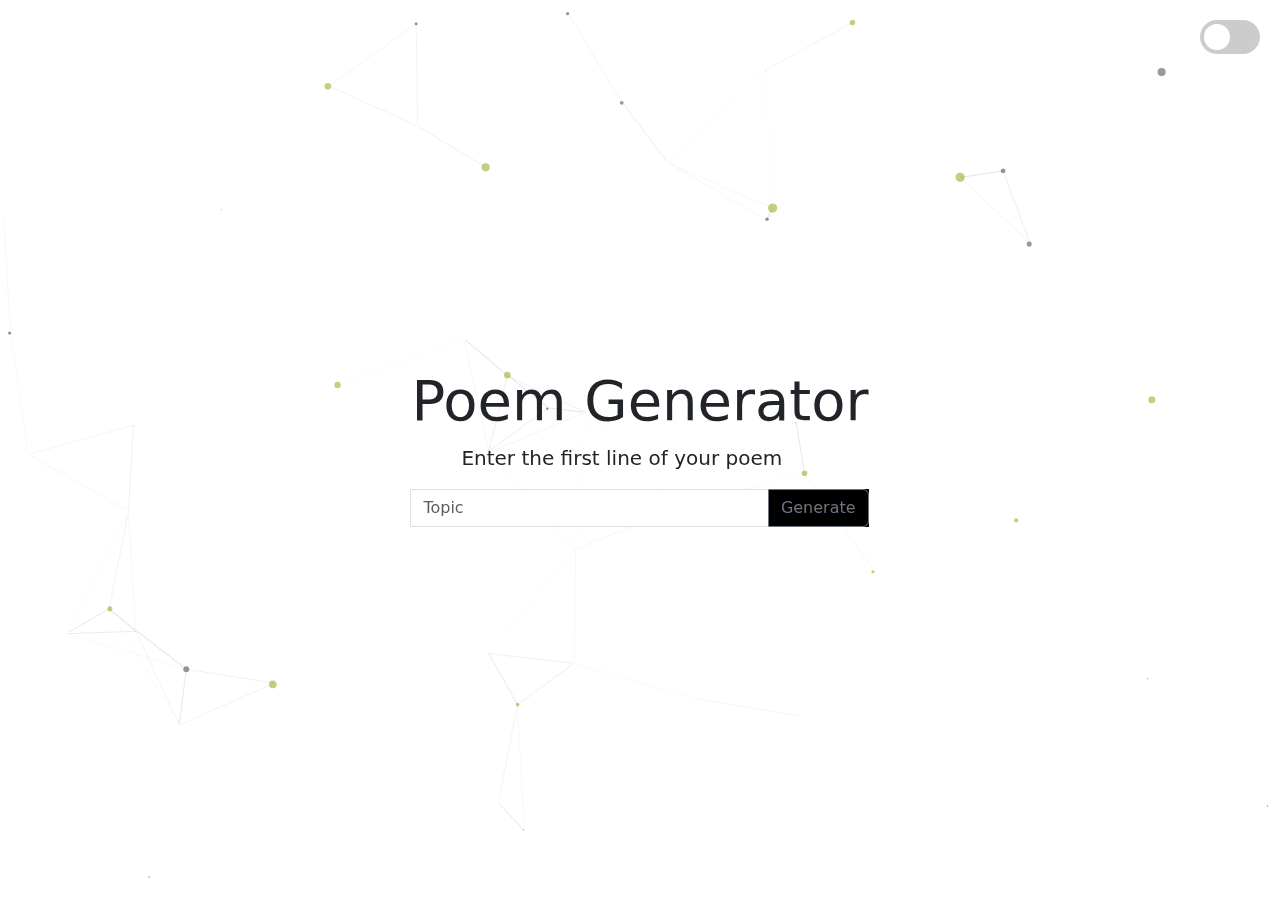
<file: index.html>
<!DOCTYPE html>
<html lang="en">
   
<head>

    <link rel="stylesheet" type="text/css" href="style.css">
    <link rel="stylesheet" href="https://cdn.jsdelivr.net/npm/bootstrap@5.3.0-alpha2/dist/css/bootstrap.min.css">
    <meta charset="UTF-8">
    <meta http-equiv="X-UA-Compatible" content="IE=edge">
    <meta name="viewport" content="width=device-width, initial-scale=1.0">
    <title>Poem Generator</title>
</head>

<body> 
  <div id="particles-js" width="100%" height="100%">
<canvas class="particles-js-canvas-el" width="1583" height="900" style="width: 100%; height: 100%;"></canvas></div>
    <div class="toggle-switch">
        <input type="checkbox" id="dark-mode-toggle">
        <label for="dark-mode-toggle"></label>
      </div>

    

    <div class="poem_gen" id="poem_gen">
      <div class="jumbotron jumbotron-fluid">
        <div class="container">
          <h1 class="display-4">Poem Generator</h1>
          <p class="lead">Enter the first line of your poem</p>
          <div class="input-group mb-3">
            <div class="input-group-prepend">
            </div>
            <input placeholder="Topic" id="lyric" type="text" class="form-control" aria-label="Sizing example input" aria-describedby="inputGroup-sizing-default">
          <button class="btn btn-outline-secondary" type="button" id="button-addon2">Generate</button>
        </div>
      </div>
        </div>
          <p id="poem" ></p>
          <button onclick="voce()" id="vocee">Read Paragraph</button>
      </div>
</body>
<script src="java.js"></script>
<script src="https://cdn.jsdelivr.net/npm/bootstrap@5.3.0-alpha2/dist/js/bootstrap.bundle.min.js"></script>
<script type="text/javascript" src="particles.js"></script>
<script type="text/javascript" src="app.js"></script>
<script src="https://code.responsivevoice.org/responsivevoice.js?key=hH6ZnfKA"></script>
<script src="api.js"></script>
</html>
</file>
<file: style.css>
body {
    font-family: 'Quicksand', sans-serif;
    background: #4527A0;
    min-height: 100vh;
    display: flex;
    justify-content: center;
    align-items: center;
    margin: 0;
    padding: 0;
  }
  #particles-js
  {
    margin-left: 0;
    height: 100%;
    width: 100%;
    position: absolute;
    z-index: -100;
  }
  canvas {
    display:block;
    position: fixed;
    z-index: -10;
    }
    
  /*--Button Styles--*/
  /*.btn {
    position: relative;
    color: #D1C4E9;
    text-decoration: none;
    text-transform: uppercase;
    letter-spacing: 2px;
    text-shadow: #D1C4E9 1px 0 10px;
    height: 175px;
    width: 175px;
    border: solid 1px #D1C4E9;
    border-radius: 175px;
    display: flex;
    justify-content: center;
    align-items: center;
    text-align: center;
  }
  
  .btn:before {
    content: '';
    position: absolute;
    background: #9575CD;
    width: 0;
    height: 0;
    z-index: -1;
    border-radius: 175px;
    box-shadow: 0px 0px 24px 1px rgba(224,199,224,0.2);
    transition: all 300ms cubic-bezier(1.000, -0.195, 0.000, 1.330);
    transition-timing-function: cubic-bezier(1.000, -0.195, 0.000, 1.330);
  }
  
  .btn:hover:before {
    width: 100%;
    height: 100%;
  }*/
  .poem_gen{
    display: flex;
    justify-content: center;
    align-items: center;
    height: 90vh;
    margin: 50px;
    box-sizing: border-box;
  }

  .lead{
    position: center;
    padding: 0px 0px 0px 50px;
    position: relative;
  }

  .input-group mb-3{
    position: absolute;
  }

  /* BUTONAS SHUKAR ALB NEGRU !!!!!!!!!!!!!!!!!!!*/
  /* Default light mode styles */
body {
  background-color: #ffffff;
  color: #333333;
}

/* Dark mode styles */
body.dark-mode {
  background-color: #333333;
  color: #ffffff;
}

/* Toggle switch styles */
.toggle-switch {
  position: fixed;
  top: 20px;
  right: 20px;
  display: inline-block;
  width: 60px;
  height: 34px;
  z-index: 1;
}

.toggle-switch input[type="checkbox"] {
  opacity: 0;
  width: 0;
  height: 0;
}

.toggle-switch label {
  position: absolute;
  top: 0;
  left: 0;
  right: 0;
  bottom: 0;
  background-color: #cccccc;
  border-radius: 34px;
  cursor: pointer;
  transition: background-color 0.3s ease;
}

.toggle-switch label::before {
  position: absolute;
  content: "";
  height: 26px;
  width: 26px;
  left: 4px;
  bottom: 4px;
  background-color: #ffffff;
  border-radius: 50%;
  transition: transform 0.3s ease;
}

.toggle-switch input:checked + label {
  background-color: #2196f3;
}

.toggle-switch input:checked + label::before {
  transform: translateX(26px);
}
.hidden {
  display: none;
}

#poem{
  text-align: justify;
}

.token_req{
  width: 100%;
  display: flex;
  justify-content: center;
  align-items: center;
  margin: 100px;
}

.token-inp{
  max-width: 500px;
}

.input-group {
  background: black;
}

#vocee
{
  position: absolute;
  left: 88.5%;
  top: 88.5%;
  border-radius: 8px;
  margin: 20px;
  color: white;
  background-color: grey;
  display: none;
}
</file>
